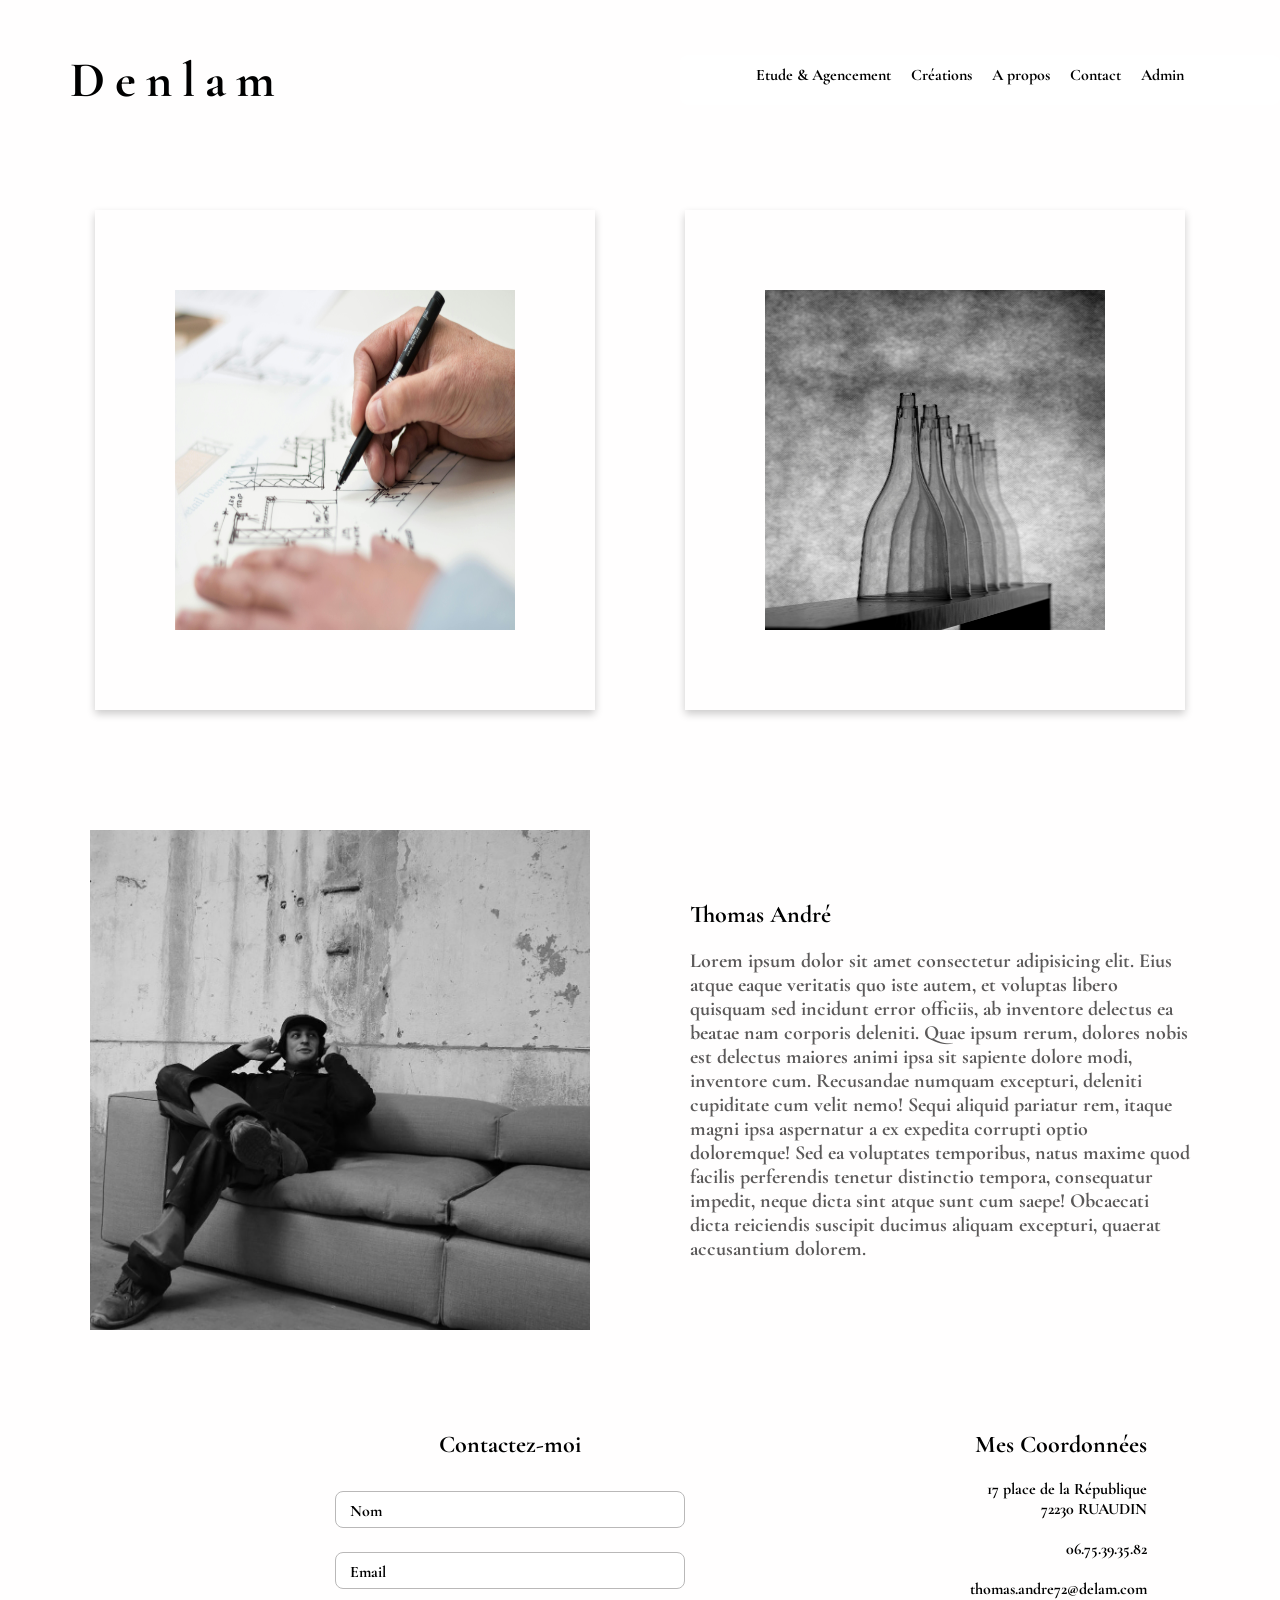
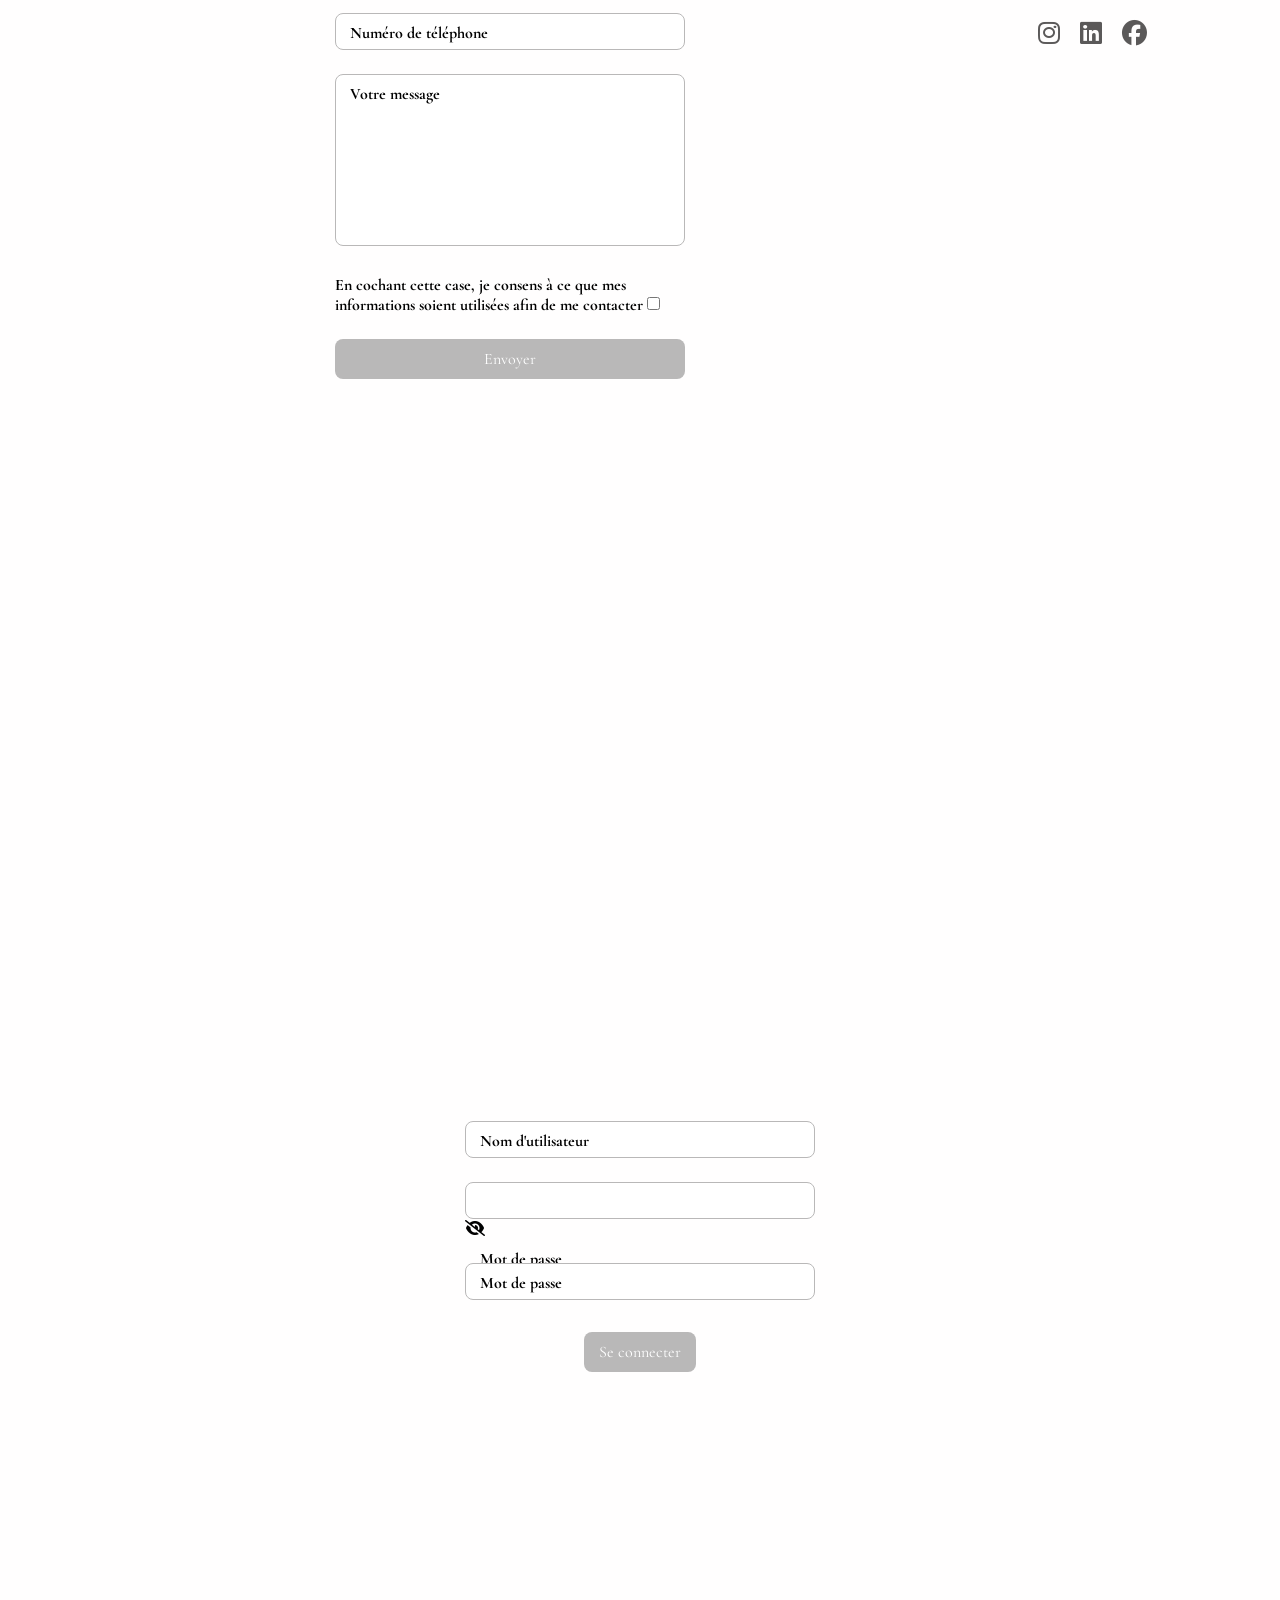
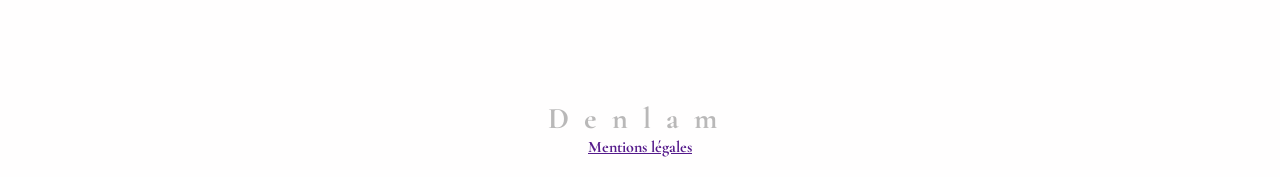
<file: index.html>
<!doctype html>
<html lang="fr">
  <head>
    <meta charset="UTF-8" />
    <meta name="viewport" content="width=device-width, initial-scale=1.0" />
    <title>Denlam</title>
    <link rel="stylesheet" href="styles.css" />
    <link
      rel="stylesheet"
      href="https://cdnjs.cloudflare.com/ajax/libs/font-awesome/6.5.0/css/all.min.css"
    />
    <link rel="preconnect" href="https://fonts.googleapis.com" />
    <link rel="preconnect" href="https://fonts.gstatic.com" crossorigin />
    <link
      href="https://fonts.googleapis.com/css2?family=Cormorant+Garamond:ital,wght@0,300..700;1,300..700&display=swap"
      rel="stylesheet"
    />
    <script src="script.js" defer></script>
  </head>
  <body>
    <header>
      <h1>Denlam</h1>
      <nav>
        <ul>
          <li><a href="">Etude & Agencement</a></li>
          <li><a href="creations.html">Créations</a></li>
          <li><a href="#apropos">A propos</a></li>
          <li><a href="#contact">Contact</a></li>
          <li><a href="#login">Admin</a></li>
          <span></span>
        </ul>
      </nav>
    </header>
    <main>
      <section id="card">
        <div>
        <img src="./pexels-lexovertoom-1109541.jpg" alt="">
        <p>Etude & Agencement</p>
      </div>
      <div>
        <img src="./pexels-valentin-ivantsov-2154772556-36476114.jpg" alt="">
        <p>Créations</p>
      </div>
      
      
      </section>
      <section id="apropos">
        <div>
          <img
            src="./29187328_342070366296998_4856011482237763584_n.jpg"
            alt="Portrait de Thomas"
          />
          <span>
            <h2>Thomas André</h2>
            <br />
            <p>
              Lorem ipsum dolor sit amet consectetur adipisicing elit. Eius
              atque eaque veritatis quo iste autem, et voluptas libero quisquam
              sed incidunt error officiis, ab inventore delectus ea beatae nam
              corporis deleniti. Quae ipsum rerum, dolores nobis est delectus
              maiores animi ipsa sit sapiente dolore modi, inventore cum.
              Recusandae numquam excepturi, deleniti cupiditate cum velit nemo!
              Sequi aliquid pariatur rem, itaque magni ipsa aspernatur a ex
              expedita corrupti optio doloremque! Sed ea voluptates temporibus,
              natus maxime quod facilis perferendis tenetur distinctio tempora,
              consequatur impedit, neque dicta sint atque sunt cum saepe!
              Obcaecati dicta reiciendis suscipit ducimus aliquam excepturi,
              quaerat accusantium dolorem.
            </p></span
          >
        </div>
      </section>
      <section id="contact">
        <div id="formulaire">
          <h2>Contactez-moi</h2>
          <form action="#" method="post" class="form">
            <div class="input-field">
              <input type="text" required autocomplete="off" />
              <label for="name">Nom</label>
            </div>
            <div class="input-field">
              <input type="email" required autocomplete="off" />
              <label for="email">Email</label>
            </div>
            <div class="input-field">
              <input type="tel" required autocomplete="off" />
              <label for="telephone">Numéro de téléphone</label>
            </div>
            <div class="input-field">
              <textarea
                name="message"
                id="message"
                cols="30"
                rows="10"
                required
              ></textarea>
              <label for="message">Votre message</label>
            </div>
            <label class="container_checkbox"
              >En cochant cette case, je consens à ce que mes informations
              soient utilisées afin de me contacter
              <input type="checkbox" required="required" />
              <span class="checkmark"></span>
            </label>
            <button class="btn">Envoyer</button>
          </form>
        </div>
        <div id="coordonnées">
          <h2>Mes Coordonnées</h2>
          <br />
          <p>17 place de la République</p>
          <p>72230 RUAUDIN</p>
          <br />
          <p>06.75.39.35.82</p>
          <br />
          <p>thomas.andre72@delam.com</p>
          <br />
          <div id="reseaux">
          
            <span>
              <a href="https://www.instagram.com/" target="_blank"
                ><i class="fa-brands fa-instagram"></i
              ></a>
              <a href="https://www.linkedin.com/" target="_blank"
                ><i class="fa-brands fa-linkedin"></i
              ></a>
              <a href="https://www.facebook.com/" target="_blank"
                ><i class="fa-brands fa-facebook"></i></a
            ></span>
          </div>
        </div>
      </section>
      <section id="login">
        <div>
          <!-- <h2>Se connecter</h2> -->
          <form action="" class="form">
            <div class="input-field">
              <input type="text" required autocomplete="off" />
              <label for="username">Nom d'utilisateur</label>
            </div>

            <div class="input-field">
              <div class="input-wrapper">
                <input
                  type="password"
                  required
                  autocomplete="off"
                  class="input-control"
                  id="passwordField"
                />
                <i class="fa-solid fa-eye-slash" id="eyeIconClose"></i>
              <i class="fa-solid fa-eye" id="eyeIconOpen" style="display: none;"></i>
            </div>
                <label for="password" class="input-label" >Mot de passe</label>
              </div>

              <!-- OK SANS EYE  -->
              <div class="input-field">
                <input
                  type="password"
                  required
                  autocomplete="off"
                  class="input-control"
                />
                <label for="passeword" class="input-label">Mot de passe</label>
              </div>
            </div>
            <button class="btn">Se connecter</button>
          </form>
        </div>
      </section>
    </main>
    <footer>
      <h3>Denlam</h3>
      <a href="">Mentions légales</a>
    </footer>
  </body>
</html>
</file>
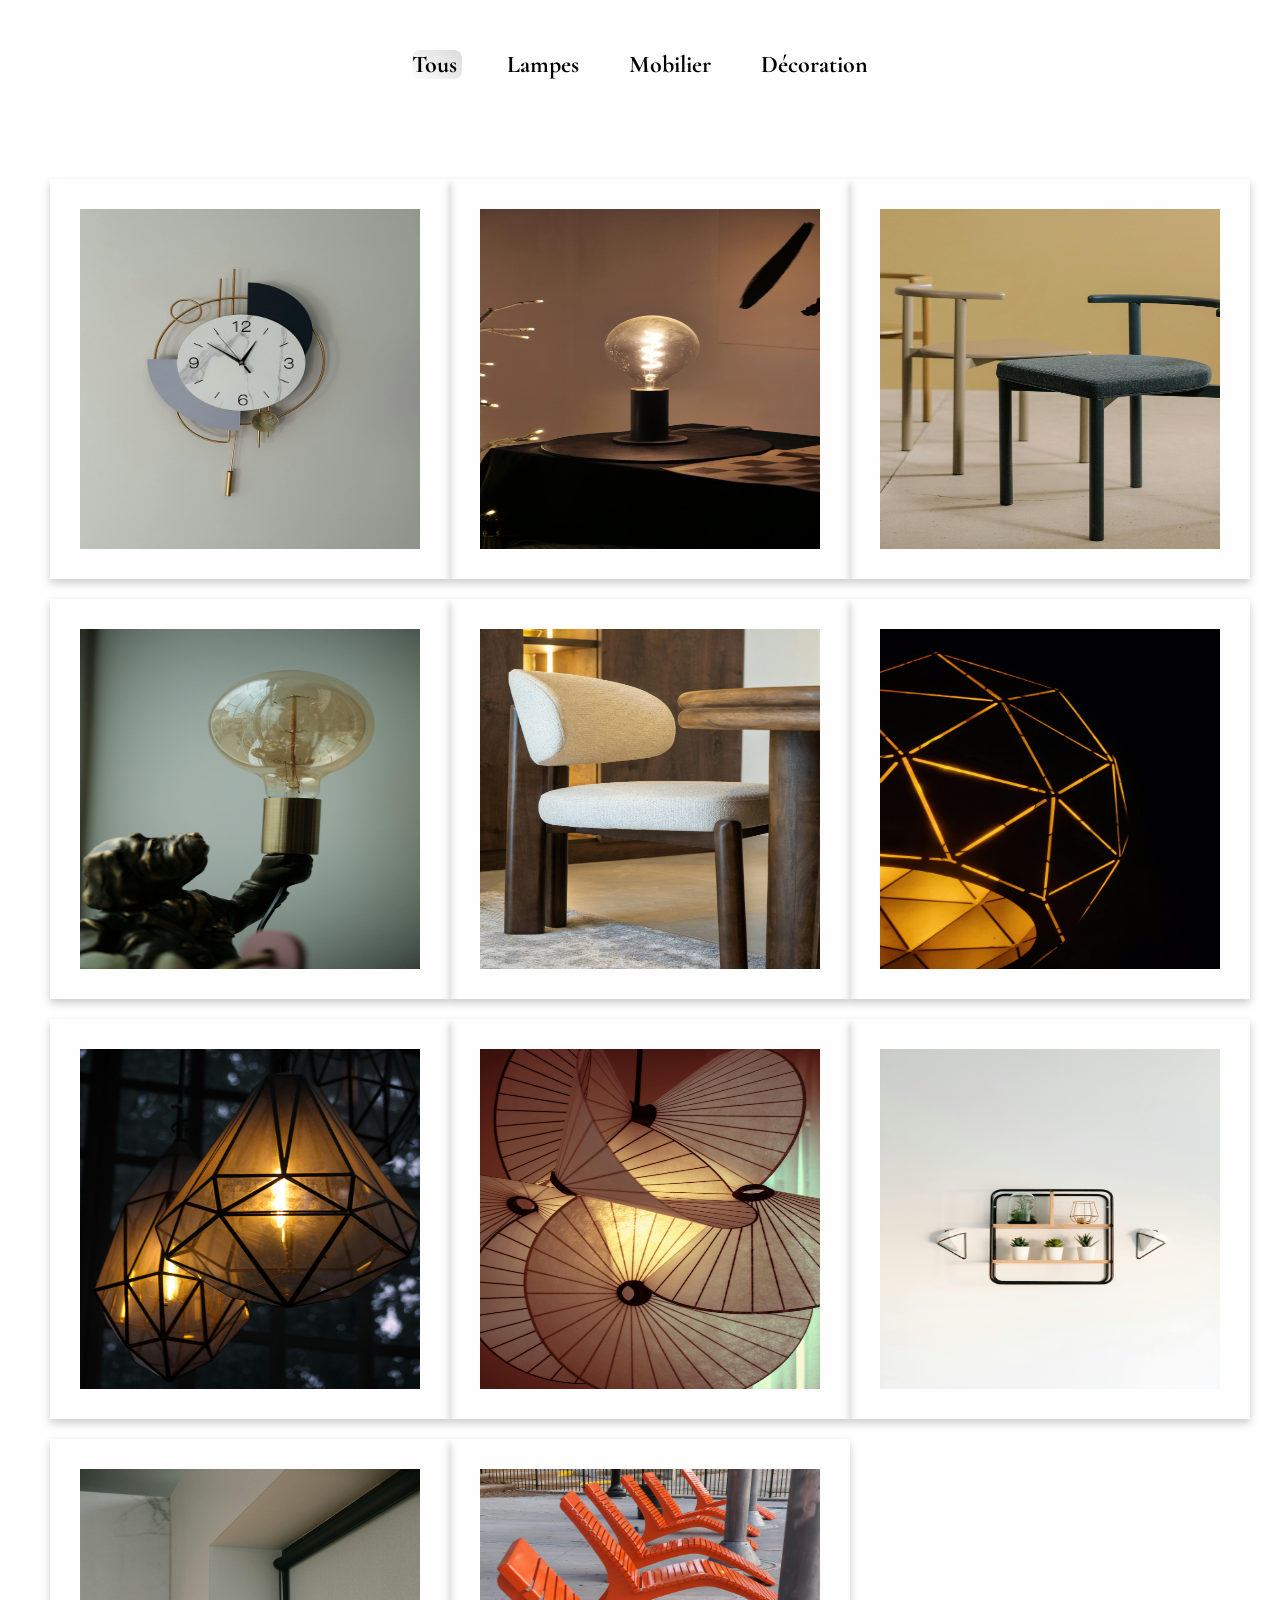
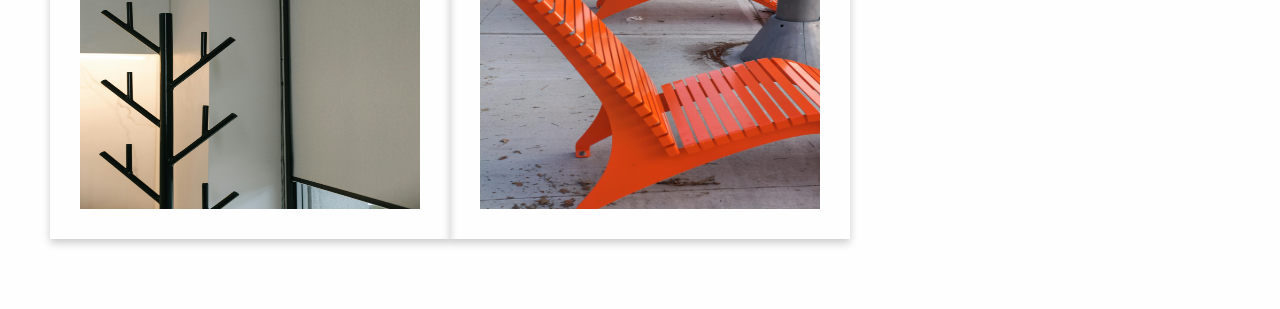
<file: creations.html>
<!doctype html>
<html lang="fr">
  <head>
    <meta charset="UTF-8" />
    <meta name="viewport" content="width=device-width, initial-scale=1.0" />
    <title>Créations Denlam</title>
    <link rel="stylesheet" href="styles.css" />
    <link
      rel="stylesheet"
      href="https://cdnjs.cloudflare.com/ajax/libs/font-awesome/6.5.0/css/all.min.css"
    />
    <link rel="preconnect" href="https://fonts.googleapis.com" />
    <link rel="preconnect" href="https://fonts.gstatic.com" crossorigin />
    <link
      href="https://fonts.googleapis.com/css2?family=Cormorant+Garamond:ital,wght@0,300..700;1,300..700&display=swap"
      rel="stylesheet"
    />
    <script src="creations.js" defer></script>
  </head>
  <body>
    <section id="buttons">
      <div id="container_buttons">
        <button class="button" data-category="tous">Tous</button>
        <button class="button" data-category="lampe">Lampes</button>
        <button class="button" data-category="mobilier">Mobilier</button>
        <button class="button" data-category="decoration">Décoration</button>
        <span class="highlight"></span>
      </div>
    </section>
    <div class="gallery">
      <div class="container_img">
        <img
          src="./assets/pexels-satvinder46-29438770.jpg"
          alt=" "
          class="decoration"
        />
        <p>Nom de cet objet</p>
      </div>
      <div class="container_img">
        <img
          src="./assets/pexels-camerongawn-33678429.jpg"
          alt=""
          class="lampe"
        />
        <p>Nom de cette lampe</p>
      </div>
      <div class="container_img">
        <img
          src="./assets/pexels-cottonbro-6627112.jpg"
          alt=""
          class="mobilier"
        />
        <p>Nom de cette chaise</p>
      </div>
      <div class="container_img">
        <img
          src="./assets/pexels-ervin-fon-trichev-102943620-23270504.jpg"
          alt=""
          class="lampe"
        />
        <p>Nom de cette lampe</p>
      </div>
      <div class="container_img">
        <img
          src="./assets/pexels-waqas-ilyas-81841622-36718705.jpg"
          alt=""
          class="mobilier"
        />
        <p>Nom de cette chaise</p>
      </div>
      <div class="container_img">
        <img
          src="./assets/pexels-noel-george-196037-11675552.jpg"
          alt=""
          class="lampe"
        />
        <p>Nom de cette lampe</p>
      </div>
      <div class="container_img">
        <img
          src="./assets/pexels-rulo-mora-227265774-14161060.jpg"
          alt=""
          class="lampe"
        />
        <p>Nom de cette lampe</p>
      </div>
      <div class="container_img">
        <img
          src="./assets/pexels-yessitrex-30794216.jpg"
          alt=""
          class="lampe"
        />
        <p>Nom de cette lampe</p>
      </div>

      <div class="container_img">
        <img
          src="./assets/pexels-hieu-d-ng-396773807-20727696.jpg"
          alt=""
          class="decoration"
        />
        <p>Nom de cet objet</p>
      </div>
      <div class="container_img">
        <img
          src="./assets/pexels-ivan-s-7671134.jpg"
          alt=""
          class="decoration"
        />
        <p>Nom de cet objet</p>
      </div>
      <div class="container_img">
        <img
          src="./assets/pexels-sarowar-hussain-3111579-12284215.jpg"
          alt=""
          class="mobilier"
        />
        <p>Nom de cette chaise</p>
      </div>
    </div>
  </body>
</html>
</file>
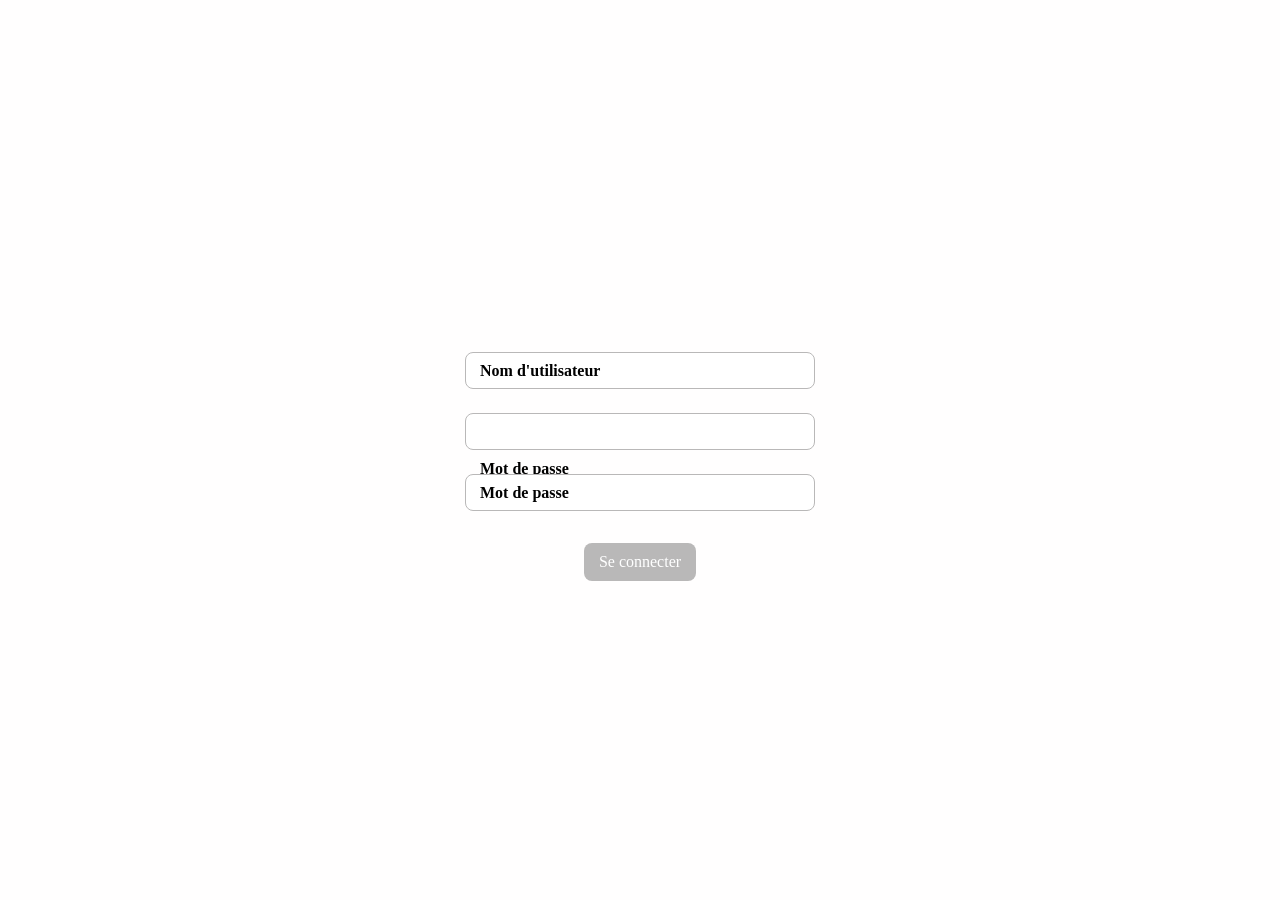
<file: login.html>
<!DOCTYPE html>
<html lang="fr">
<head>
    <meta charset="UTF-8">
    <meta name="viewport" content="width=device-width, initial-scale=1.0">
    <title>Document</title>
    <link rel="stylesheet" href="styles.css">
    <script src="script.js" defer></script>
</head>
<body>
    <section id="login">
        <div>
          <!-- <h2>Se connecter</h2> -->
          <form action="" class="form">
            <div class="input-field">
              <input type="text" required autocomplete="off" />
              <label for="username">Nom d'utilisateur</label>
            </div>

            <div class="input-field">
              <div class="input-wrapper">
                <input
                  type="password"
                  required
                  autocomplete="off"
                  class="input-control"
                  id="passwordField"
                />
                <i class="fa-solid fa-eye-slash" id="eyeIconClose"></i>
              <i class="fa-solid fa-eye" id="eyeIconOpen" style="display: none;"></i>
            </div>
                <label for="password" class="input-label" >Mot de passe</label>
              </div>

              <!-- OK SANS EYE  -->
              <div class="input-field">
                <input
                  type="password"
                  required
                  autocomplete="off"
                  class="input-control"
                />
                <label for="passeword" class="input-label">Mot de passe</label>
              </div>
            </div>
            <button class="btn">Se connecter</button>
          </form>
        </div>
      </section>
</body>
</html>
</file>
<file: styles.css>
/* importer les fonts */
* {
  margin: 0;
  padding: 0;
  box-sizing: border-box;
}
body {
  background-color: rgb(255, 254, 254);
  font-family: "Cormorant Garamond", serif;
  font-weight: 800;
}
section {
  padding: 50px;
}
/* HEADER******************* */
header {
  margin-top: 50px;
  margin-bottom: 50px;
  margin-left: 70px;
  display: flex;
  justify-content: space-between;
  align-items: center;
}
h1 {
  letter-spacing: 10px;
  font-size: 50px;
}
h3 {
  letter-spacing: 15px;
  font-size: 30px;
  color: #b9b8b8;
}
/* NAGIVATION ****************** */
nav{
    position: relative;
    width: 600px;
    height: 50px;
    background: rgb(255, 255, 255);
    border-radius: 8px;
    display: flex;
  justify-content: center;
  align-items: center;
}
nav ul {
  display: flex;
  list-style: none;
  height: 60%;
  gap: 20px;
  position: relative;
}

nav ul li a {
  position: relative;
  z-index: 1;
  text-decoration: none;
  color: black;
}


/* CARD E&A et CREATIONS  */

#card{
  display: flex;
  justify-content: space-around;
}
.gallery{
    padding: 50px;
    display: grid;
    grid-template-columns: 1fr 1fr 1fr;
}

#card > div,
.gallery > div {
  position: relative;
  cursor: pointer;
  display: flex;
  justify-content: center;
  align-items: center;
  padding-bottom: 20px;
}

#card > div > img{
  box-shadow: 0 4px 8px rgba(0, 0, 0, 0.2);
  width: 500px;
  height: 500px;
  padding: 80px;
  transition: opacity 0.4s ease;
}
.gallery > div > img{
  box-shadow: 0 4px 8px rgba(0, 0, 0, 0.2);
  width: 400px;
  height:400px;
  padding: 30px;
  transition: opacity 0.4s ease;
}
#card > div > p,
.gallery > div > p{
  position: absolute;
  opacity: 0;
  transition: opacity 0.4s ease;
  color: black;
  padding: 10px 20px;
  font-size: 2rem;
  pointer-events: none;
}
#card > div:hover img,
.gallery img:hover {
  opacity: 0.4;
}
#card > div:hover p,
.gallery > div:hover p {
  opacity: 1;
}

/* A PROPOS ********************** */
#apropos img {
  height: 500px;
}
#apropos div {
  display: flex;
  justify-content: space-around;
  align-items: center;
  gap: 20px;
}
#apropos p {
  width: 500px;
  font-size: 20px;
  color: rgb(91, 89, 89);
}

/* CONTACT **************************** */
#contact {
  display: flex;
}
#formulaire {
  height: 100vh;
  display: flex;
  width: 78%;
  flex-direction: column;
  justify-content: flex-start;
  align-items: center;
}
textarea {
  resize: none;
  width: 100%;
}
#coordonnées {
  display: flex;
  flex-direction: column;
  text-align: right;
  padding-right: 80px;
}
form {
  max-width: 900px;
  margin: 2rem auto;
  display: flex;
  flex-direction: column;
  gap: 1.5rem;
}
/* A REVOIR réseaux */

#reseaux {
  display: flex;
  flex-direction: column;
  gap: 20px;
}
#reseaux span {
  display: flex;
  justify-content: flex-end;
  gap: 20px;
}
#reseaux span a {
  font-size: 25px;
  color: rgb(91, 89, 89);
}
/* LOGIN ******************* */
#login {
  position: relative;
  height: 100vh;
  display: flex;
  flex-direction: column;
  justify-content: center;
  align-items: center;
}
.input-field,
.container_checkbox {
  position: relative;
  width: 350px;
}
.input-field label {
  position: absolute;
  pointer-events: none;
  border-color: transparent;
  left: 15px;
  transform: translateY(0.6rem);
  transition: all 0.3s ease;
}
.input-field input,
.input-field textarea {
  padding: 10px 15px;
  font-style: 1rem;
  border-radius: 8px;
  border: 1px solid #b9b8b8;
  letter-spacing: 1px;
  width: 100%;
  background-color: #ffffff;
}
.input-field input:focus,
.input-field input:valid,
.input-field textarea:focus,
.input-field textarea:valid {
  outline: none;
}
.input-field input:focus ~ label,
.input-field input:valid ~ label,
.input-field textarea:focus ~ label,
.input-field textarea:valid ~ label {
  transform: translateY(-51%) translateX(-10px) scale(0.8);
  background-color: #fff;
  padding: 0px 5px;
  color: #b9b8b8;
  font-weight: bold;
  letter-spacing: 1px;
  border: none;
  border-radius: 100px;
}

.btn {
  padding: 10px 15px;
  font-size: 1rem;
  font-family: "Cormorant Garamond", serif;
  border-radius: 8px;
  border: none;
  background-color: #b9b8b8;
  color: #fff;
  cursor: pointer;
}

/* Filtres ***************** */
/* NAGIVATION ****************** */

#buttons {
    position: relative;
    width: 100%;
    /* height: 50px; */
    background: rgb(255, 255, 255);
    display: flex;
    justify-content: center;
}

#container_buttons {
  display: flex;
  list-style: none;
  height: 60%;
  gap: 50px;
  position: relative;
}

#container_buttons .highlight{
  position: absolute;
  top: 0;
  left: 0;
  width: 50px;
  height: 100%;
  background: linear-gradient(45deg, #fcf9f9, #b9b8b8);
  border-radius: 8px;
  transition: 0.5s;
  z-index: 0;
  opacity: 0.5;
}

#container_buttons .button {
  position: relative;
  z-index: 1;
  text-decoration: none;
  color: black;
  border: none;
  background-color: transparent;
  font-family: "Cormorant Garamond", serif;
  font-weight: 800;
  font-size: 1.5em;
}

#buttons #container_buttons .button:nth-child(1):hover ~ span {
  left: 0;
}

#buttons #container_buttons .button:nth-child(2):hover ~ span {
  left: 80px;
  width: 100px;
}

#buttons #container_buttons .button:nth-child(3):hover ~ span {
  left: 210px;
  width: 100px;
}
#buttons #container_buttons .button:nth-child(4):hover ~ span {
  left: 340px;
  width: 130px;
}



/* FOOTER ********************************* */
footer {
  display: flex;
  flex-direction: column;
  justify-content: center;
  align-items: center;
  padding: 20px 80px;
}
</file>
